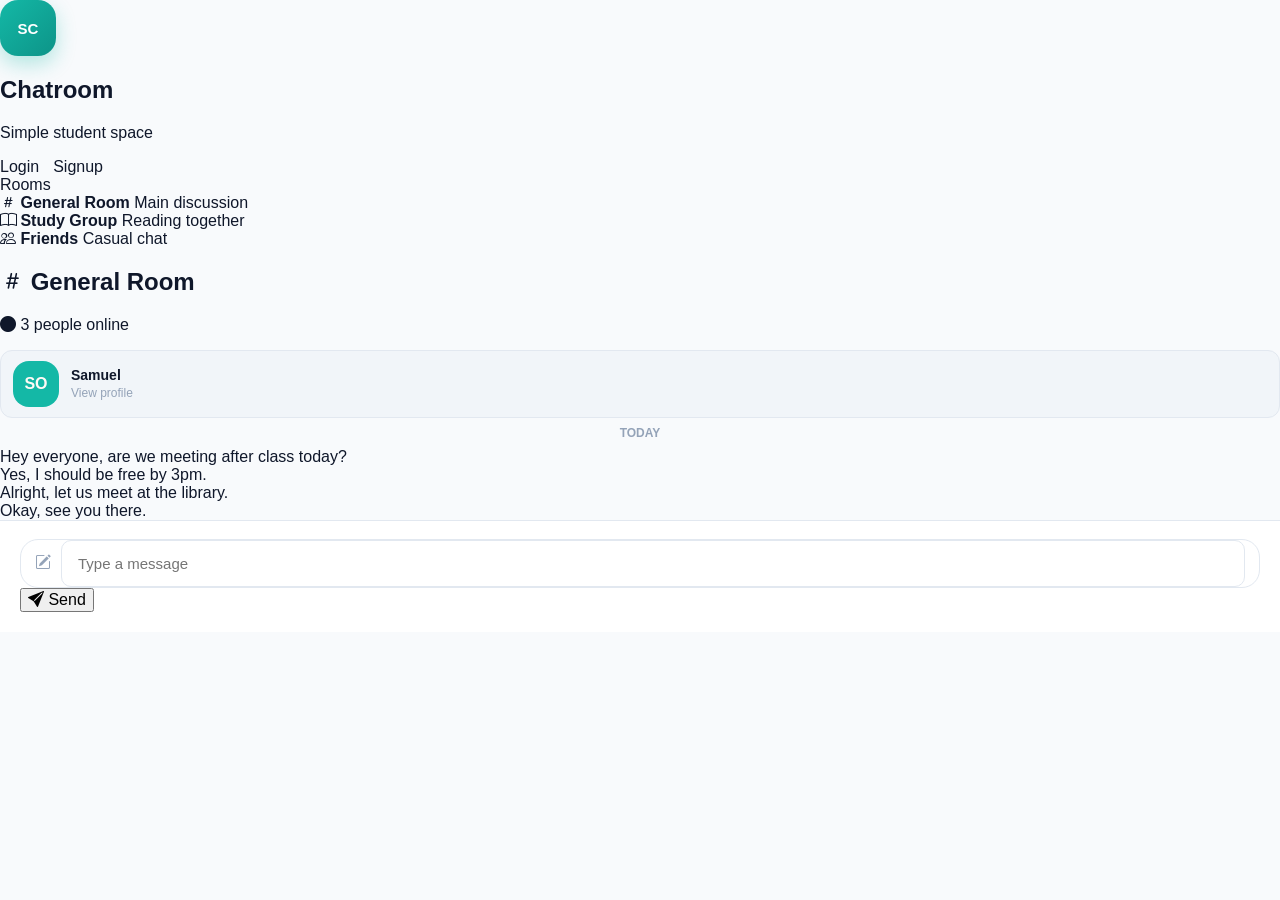
<file: php-chat-app/chat-theme/index.html>
<!DOCTYPE html>
<html lang="en">
<head>
  <meta charset="UTF-8">
  <meta name="viewport" content="width=device-width, initial-scale=1.0">
  <title>Simple Chatroom</title>
  <link rel="preconnect" href="https://fonts.googleapis.com">
  <link rel="preconnect" href="https://fonts.gstatic.com" crossorigin>
  <link href="https://fonts.googleapis.com/css2?family=Inter:wght@400;500;600;700&display=swap" rel="stylesheet">
  <link rel="stylesheet" href="https://cdn.jsdelivr.net/npm/bootstrap-icons@1.11.3/font/bootstrap-icons.min.css">
  <link rel="stylesheet" href="assets/css/styles.css">
</head>
<body>
  <div class="app">
    <div class="chatroom">
      <aside class="panel sidebar">
        <div class="sidebar-brand">
          <div class="brand-icon">SC</div>
          <div>
            <h1>Chatroom</h1>
            <p>Simple student space</p>
          </div>
        </div>
        <div class="sidebar-actions">
          <a class="sidebar-link" href="login.html">Login</a>
          <a class="sidebar-link" href="signup.html">Signup</a>
        </div>
        <div class="sidebar-label">Rooms</div>
        <div class="room-list">
          <div class="room active">
            <strong><i class="bi bi-hash"></i> General Room</strong>
            <span>Main discussion</span>
          </div>
          <div class="room">
            <strong><i class="bi bi-book"></i> Study Group</strong>
            <span>Reading together</span>
          </div>
          <div class="room">
            <strong><i class="bi bi-people"></i> Friends</strong>
            <span>Casual chat</span>
          </div>
        </div>
      </aside>

      <section class="panel main">
        <div class="chat-header">
          <div>
            <h2><i class="bi bi-hash"></i> General Room</h2>
            <p><i class="bi bi-circle-fill status-dot"></i> 3 people online</p>
          </div>
          <a class="header-profile" href="profile.html">
            <div class="header-avatar">SO</div>
            <div>
              <strong>Samuel</strong>
              <span>View profile</span>
            </div>
          </a>
        </div>

        <div class="messages">
          <div class="message-date">Today</div>
          <div class="message-row">
            <div class="message received">Hey everyone, are we meeting after class today?</div>
          </div>
          <div class="message-row sent-row">
            <div class="message sent">Yes, I should be free by 3pm.</div>
          </div>
          <div class="message-row">
            <div class="message received">Alright, let us meet at the library.</div>
          </div>
          <div class="message-row sent-row">
            <div class="message sent">Okay, see you there.</div>
          </div>
        </div>

        <div class="composer">
          <div class="input-wrap">
            <i class="bi bi-pencil-square"></i>
            <input type="text" placeholder="Type a message">
          </div>
          <button type="button"><i class="bi bi-send-fill"></i> Send</button>
        </div>
      </section>
    </div>
  </div>
</body>
</html>
</file>
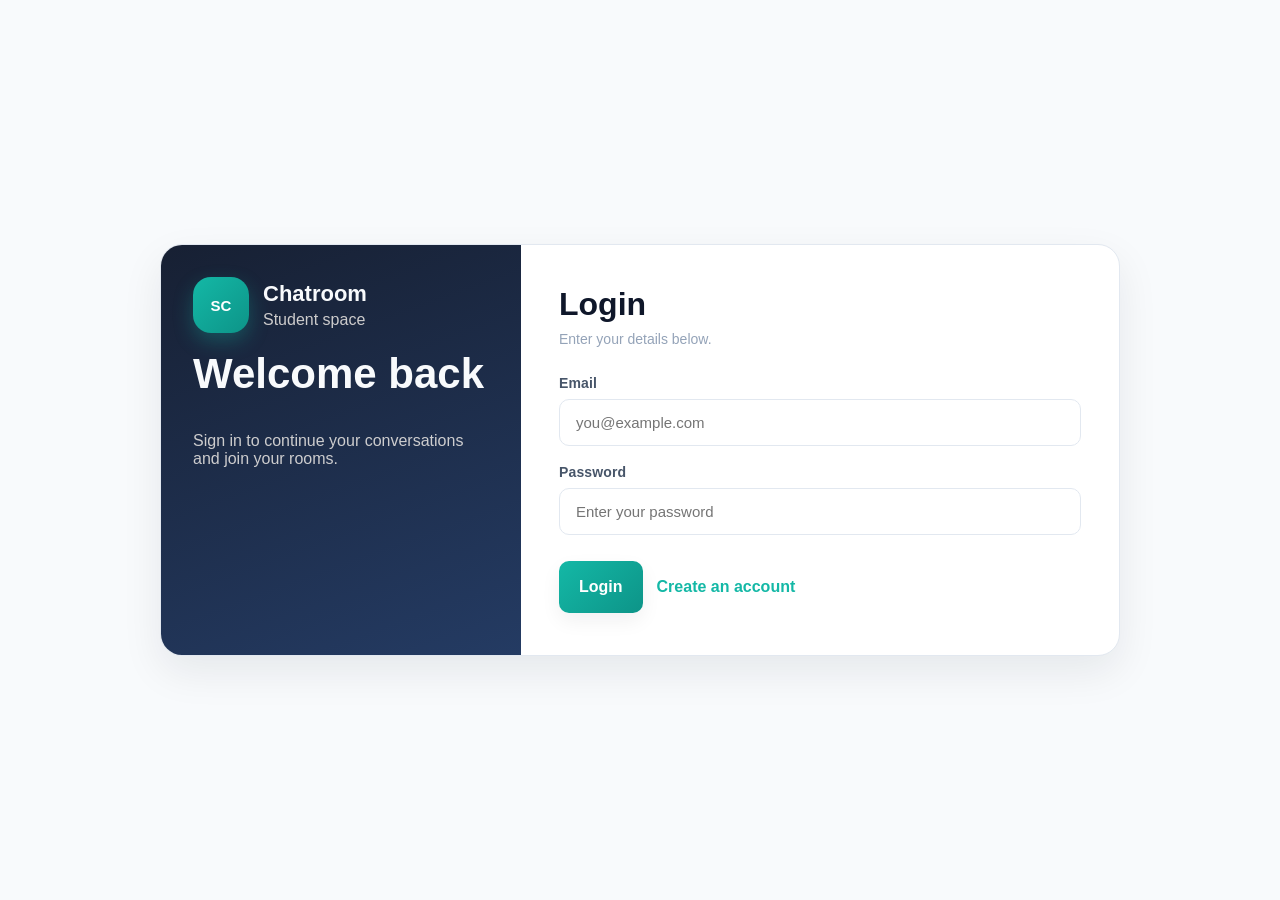
<file: php-chat-app/chat-theme/login.html>
<!DOCTYPE html>
<html lang="en">
<head>
  <meta charset="UTF-8">
  <meta name="viewport" content="width=device-width, initial-scale=1.0">
  <title>Login | Simple Chatroom</title>
  <link rel="preconnect" href="https://fonts.googleapis.com">
  <link rel="preconnect" href="https://fonts.gstatic.com" crossorigin>
  <link href="https://fonts.googleapis.com/css2?family=Inter:wght@400;500;600;700&display=swap" rel="stylesheet">
  <link rel="stylesheet" href="assets/css/styles.css">
</head>
<body>
  <main class="auth-page">
    <section class="auth-card">
      <aside class="auth-side">
        <div class="auth-brand">
          <div class="auth-brand-mark">SC</div>
          <div class="auth-brand-text">
            <strong>Chatroom</strong>
            <span>Student space</span>
          </div>
        </div>
        <h1>Welcome back</h1>
        <p>Sign in to continue your conversations and join your rooms.</p>
      </aside>

      <div class="auth-main">
        <h2>Login</h2>
        <p>Enter your details below.</p>

        <form class="auth-form">
          <div class="field">
            <label for="email">Email</label>
            <input id="email" type="email" placeholder="you@example.com">
          </div>
          <div class="field">
            <label for="password">Password</label>
            <input id="password" type="password" placeholder="Enter your password">
          </div>
          <div class="auth-actions">
            <a class="auth-button" href="index.html">Login</a>
            <a class="auth-link" href="signup.html">Create an account</a>
          </div>
        </form>
      </div>
    </section>
  </main>
</body>
</html>
</file>
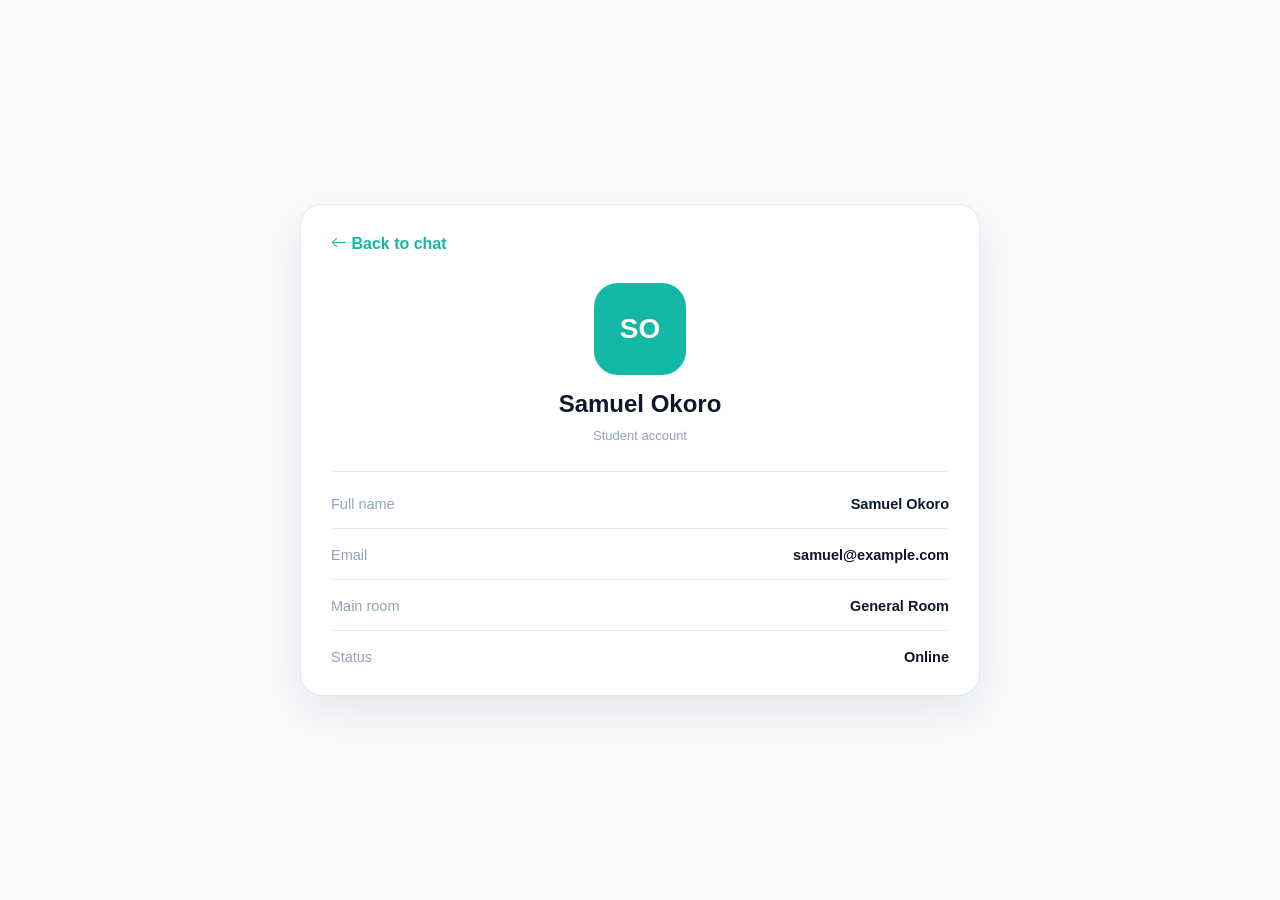
<file: php-chat-app/chat-theme/profile.html>
<!DOCTYPE html>
<html lang="en">
<head>
  <meta charset="UTF-8">
  <meta name="viewport" content="width=device-width, initial-scale=1.0">
  <title>Profile | Simple Chatroom</title>
  <link rel="preconnect" href="https://fonts.googleapis.com">
  <link rel="preconnect" href="https://fonts.gstatic.com" crossorigin>
  <link href="https://fonts.googleapis.com/css2?family=Inter:wght@400;500;600;700&display=swap" rel="stylesheet">
  <link rel="stylesheet" href="https://cdn.jsdelivr.net/npm/bootstrap-icons@1.11.3/font/bootstrap-icons.min.css">
  <link rel="stylesheet" href="assets/css/styles.css">
</head>
<body>
  <main class="auth-page">
    <section class="profile-card-page">
      <div class="profile-top">
        <a class="back-link" href="index.html"><i class="bi bi-arrow-left"></i> Back to chat</a>
      </div>

      <div class="profile-box">
        <div class="profile-avatar-large">SO</div>
        <h1>Samuel Okoro</h1>
        <p class="profile-subtitle">Student account</p>
      </div>

      <div class="profile-details">
        <div class="profile-detail">
          <span>Full name</span>
          <strong>Samuel Okoro</strong>
        </div>
        <div class="profile-detail">
          <span>Email</span>
          <strong>samuel@example.com</strong>
        </div>
        <div class="profile-detail">
          <span>Main room</span>
          <strong>General Room</strong>
        </div>
        <div class="profile-detail">
          <span>Status</span>
          <strong>Online</strong>
        </div>
      </div>
    </section>
  </main>
</body>
</html>
</file>
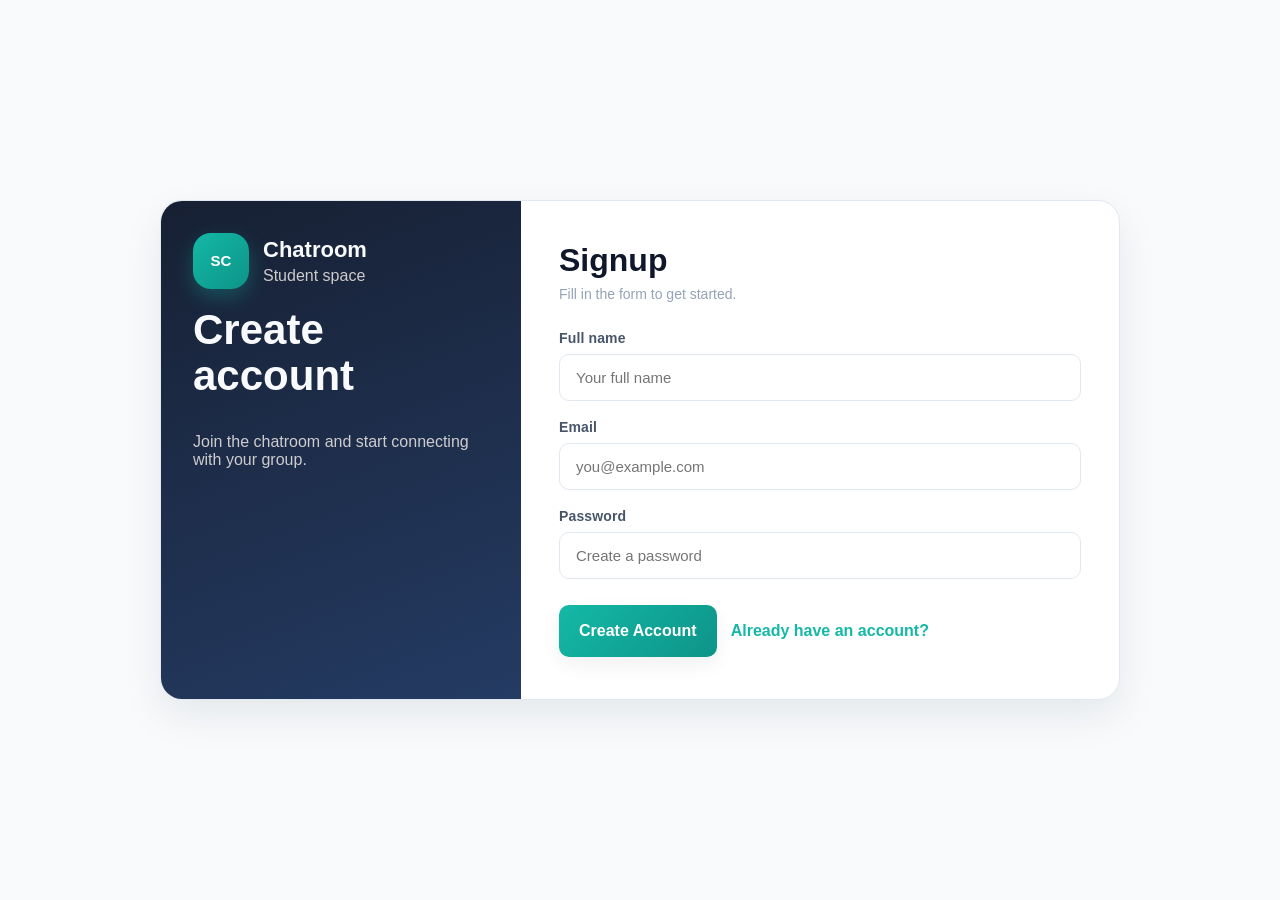
<file: php-chat-app/chat-theme/signup.html>
<!DOCTYPE html>
<html lang="en">
<head>
  <meta charset="UTF-8">
  <meta name="viewport" content="width=device-width, initial-scale=1.0">
  <title>Signup | Simple Chatroom</title>
  <link rel="preconnect" href="https://fonts.googleapis.com">
  <link rel="preconnect" href="https://fonts.gstatic.com" crossorigin>
  <link href="https://fonts.googleapis.com/css2?family=Inter:wght@400;500;600;700&display=swap" rel="stylesheet">
  <link rel="stylesheet" href="assets/css/styles.css">
</head>
<body>
  <main class="auth-page">
    <section class="auth-card">
      <aside class="auth-side">
        <div class="auth-brand">
          <div class="auth-brand-mark">SC</div>
          <div class="auth-brand-text">
            <strong>Chatroom</strong>
            <span>Student space</span>
          </div>
        </div>
        <h1>Create account</h1>
        <p>Join the chatroom and start connecting with your group.</p>
      </aside>

      <div class="auth-main">
        <h2>Signup</h2>
        <p>Fill in the form to get started.</p>

        <form class="auth-form">
          <div class="field">
            <label for="name">Full name</label>
            <input id="name" type="text" placeholder="Your full name">
          </div>
          <div class="field">
            <label for="signup-email">Email</label>
            <input id="signup-email" type="email" placeholder="you@example.com">
          </div>
          <div class="field">
            <label for="signup-password">Password</label>
            <input id="signup-password" type="password" placeholder="Create a password">
          </div>
          <div class="auth-actions">
            <a class="auth-button" href="index.html">Create Account</a>
            <a class="auth-link" href="login.html">Already have an account?</a>
          </div>
        </form>
      </div>
    </section>
  </main>
</body>
</html>
</file>
<file: php-chat-app/chat-theme/assets/css/styles.css>
:root {
  --bg: #f8fafc;
  --bg-soft: #f0f4f8;
  --surface: #ffffff;
  --surface-strong: #ffffff;
  --surface-muted: #f1f5f9;
  --border: #e2e8f0;
  --border-strong: #cbd5e1;
  --text: #0f172a;
  --text-soft: #475569;
  --text-faint: #94a3b8;
  --accent: #14b8a6;
  --accent-strong: #0d9488;
  --accent-soft: #ccfbf1;
  --accent-warm: #f59e0b;
  --danger: #dc2626;
  --danger-soft: #fee2e2;
  --success: #059669;
  --success-soft: #dcfce7;
  --shadow-sm: 0 2px 8px rgba(15, 23, 42, 0.04);
  --shadow-md: 0 8px 20px rgba(15, 23, 42, 0.06);
  --shadow-lg: 0 16px 40px rgba(15, 23, 42, 0.08);
  --radius-xl: 22px;
  --radius-lg: 16px;
  --radius-md: 12px;
  --radius-sm: 10px;
}

* {
  box-sizing: border-box;
}

html {
  min-height: 100%;
}

body {
  margin: 0;
  min-height: 100vh;
  font-family: "Plus Jakarta Sans", "Segoe UI", sans-serif;
  color: var(--text);
  background: var(--bg);
  transition: background-color 0.3s ease, color 0.3s ease;
}

body::before {
  content: none;
}

a {
  color: inherit;
  text-decoration: none;
}

button,
input,
select,
textarea {
  font: inherit;
}

.theme-dark {
  --bg: #020617;
  --bg-soft: #0f172a;
  --surface: #0f172a;
  --surface-strong: #1e293b;
  --surface-muted: #1e293b;
  --border: #334155;
  --border-strong: #475569;
  --text: #f1f5f9;
  --text-soft: #cbd5e1;
  --text-faint: #64748b;
  --accent-soft: rgba(20, 184, 166, 0.16);
  --shadow-sm: 0 2px 8px rgba(0, 0, 0, 0.12);
  --shadow-md: 0 8px 20px rgba(0, 0, 0, 0.16);
  --shadow-lg: 0 16px 40px rgba(0, 0, 0, 0.2);
}

.theme-toggle {
  position: fixed;
  right: 18px;
  bottom: 18px;
  z-index: 90;
  width: 44px;
  height: 44px;
  display: inline-flex;
  align-items: center;
  justify-content: center;
  border: 1px solid var(--border);
  border-radius: 50%;
  background: var(--surface);
  color: var(--text);
  box-shadow: var(--shadow-md);
  cursor: pointer;
}

.toast-stack {
  position: fixed;
  top: 18px;
  right: 18px;
  z-index: 60;
}

.toast {
  min-width: 260px;
  max-width: 360px;
  padding: 14px 16px;
  border-radius: 14px;
  border: 1px solid transparent;
  box-shadow: var(--shadow-md);
}

.toast-success {
  background: var(--success-soft);
  color: #1c5b40;
  border-color: rgba(45, 122, 87, 0.18);
}

.toast-error {
  background: var(--danger-soft);
  color: #8d352f;
  border-color: rgba(174, 75, 67, 0.2);
}

.alert {
  padding: 13px 14px;
  border-radius: 12px;
  border: 1px solid transparent;
  font-size: 14px;
}

.alert-success {
  background: var(--success-soft);
  color: #1f5e43;
  border-color: rgba(45, 122, 87, 0.18);
}

.alert-error {
  background: var(--danger-soft);
  color: #8d352f;
  border-color: rgba(174, 75, 67, 0.18);
}

.inline-link,
.auth-link,
.back-link,
.profile-cancel-link {
  color: var(--accent);
  font-weight: 600;
}

.auth-page {
  min-height: 100vh;
  display: grid;
  place-items: center;
  padding: 32px 18px;
}

.auth-card,
.profile-card-page,
.directory-shell,
.conversation-panel,
.profile-modal-card {
  background: var(--surface);
  border: 1px solid var(--border);
  box-shadow: var(--shadow-lg);
}

.auth-card {
  width: min(100%, 960px);
  display: grid;
  grid-template-columns: 360px 1fr;
  border-radius: var(--radius-xl);
  overflow: hidden;
}

.auth-side {
  padding: 32px;
  display: grid;
  align-content: start;
  gap: 18px;
  color: #f8fafc;
  background: linear-gradient(160deg, #172033 0%, #243b63 100%);
}

.auth-brand {
  display: flex;
  align-items: center;
  gap: 14px;
}

.auth-brand-mark,
.rail-mark,
.brand-icon {
  width: 56px;
  height: 56px;
  display: grid;
  place-items: center;
  border-radius: 18px;
  font-size: 15px;
  font-weight: 800;
  letter-spacing: 0;
  color: #ffffff;
  background: linear-gradient(135deg, var(--accent) 0%, var(--accent-strong) 100%);
  box-shadow: 0 8px 20px rgba(20, 184, 166, 0.3);
  transition: transform 0.2s ease, box-shadow 0.2s ease;
}

.auth-brand-mark:hover,
.rail-mark:hover {
  transform: translateY(-2px);
  box-shadow: 0 12px 24px rgba(20, 184, 166, 0.35);
}

.auth-brand-text strong,
.rail-brand h1 {
  display: block;
  margin: 0 0 4px;
  font-size: 22px;
}

.auth-brand-text span,
.auth-side p,
.rail-brand p,
.rail-user-card span,
.room-hero p,
.conversation-head p,
.directory-head p,
.admin-card-head p,
.profile-subtitle {
  color: rgba(255, 250, 243, 0.78);
}

.auth-side h1,
.auth-main h2,
.room-hero h2,
.directory-head h1,
.profile-box h1 {
  margin: 0;
  line-height: 1.1;
}

.auth-side h1 {
  font-size: 42px;
  line-height: 1.1;
}

.auth-main {
  padding: 42px 38px;
}

.auth-main h2 {
  font-size: 32px;
  color: var(--text);
  margin: 0 0 8px;
  font-weight: 600;
}

.auth-main > p {
  margin: 0 0 28px;
  color: var(--text-faint);
  font-size: 14px;
}

.auth-form,
.directory-filters,
.admin-grid,
.room-creation-form,
.profile-details,
.admin-list {
  display: grid;
  gap: 18px;
}

.field label {
  display: block;
  margin-bottom: 8px;
  color: var(--text-soft);
  font-size: 14px;
  font-weight: 600;
  letter-spacing: 0.01em;
}

.field input,
.field-select,
.field textarea,
.composer input,
.input-wrap-textarea textarea {
  width: 100%;
  padding: 14px 16px;
  border: 1px solid var(--border);
  border-radius: var(--radius-sm);
  outline: none;
  background: var(--surface);
  color: var(--text);
  transition: border-color 0.2s ease, box-shadow 0.2s ease, background 0.2s ease;
  font-size: 15px;
}

.field input:focus,
.field-select:focus,
.field textarea:focus,
.composer input:focus,
.input-wrap-textarea textarea:focus {
  border-color: var(--accent);
  box-shadow: 0 0 0 4px var(--accent-soft);
  background: var(--surface);
}

.field input:focus,
.field-select:focus,
.field textarea:focus,
.composer input:focus,
.input-wrap-textarea textarea:focus {
  border-color: var(--accent);
  box-shadow: 0 0 0 4px var(--accent-soft);
  background: #fff;
}

.field-error {
  display: block;
  margin-top: 8px;
  color: var(--danger);
  font-size: 13px;
}

.auth-actions,
.profile-actions,
.sidebar-actions,
.directory-actions,
.admin-actions,
.message-actions {
  display: flex;
  align-items: center;
  gap: 14px;
  flex-wrap: wrap;
  margin-top: 8px;
}

.auth-button,
.button-reset,
#composerSubmitButton {
  display: inline-flex;
  align-items: center;
  justify-content: center;
  gap: 10px;
  min-height: 52px;
  padding: 0 20px;
  border: 0;
  border-radius: var(--radius-sm);
  cursor: pointer;
  color: #ffffff;
  background: linear-gradient(135deg, var(--accent) 0%, var(--accent-strong) 100%);
  box-shadow: var(--shadow-md);
  flex-shrink: 0;
  font-weight: 600;
  transition: transform 0.15s ease, box-shadow 0.15s ease, filter 0.15s ease;
}

.auth-button:hover,
.button-reset:hover,
#composerSubmitButton:hover {
  transform: translateY(-1px);
  box-shadow: var(--shadow-lg);
  filter: brightness(1.03);
}

.auth-button:active,
.button-reset:active,
#composerSubmitButton:active {
  transform: translateY(0) scale(0.98);
}

.profile-card-page,
.directory-shell {
  width: min(100%, 1120px);
  border-radius: var(--radius-xl);
  padding: 30px;
}

.profile-card-page {
  width: min(100%, 700px);
}

.profile-top {
  margin-bottom: 26px;
}

.profile-box {
  text-align: center;
  padding: 12px 0 32px;
  border-bottom: 1px solid var(--border);
}

.profile-avatar-large,
.profile-avatar-image {
  width: 108px;
  height: 108px;
  margin: 0 auto 20px;
  border-radius: 28px;
}

.profile-avatar-large {
  display: grid;
  place-items: center;
  color: #fffaf4;
  font-size: 32px;
  font-weight: 700;
  background: linear-gradient(135deg, var(--accent) 0%, var(--accent-strong) 100%);
}

.profile-subtitle {
  margin: 12px 0 0;
  color: var(--text-faint);
  font-size: 13px;
}

.profile-headline {
  margin: 12px auto 0;
  max-width: 52ch;
  color: var(--text-soft);
  line-height: 1.6;
  font-size: 14.5px;
}

.profile-inline-actions {
  display: flex;
  flex-wrap: wrap;
  justify-content: center;
  gap: 12px;
  margin-top: 22px;
}

.profile-edit-trigger,
.directory-role,
.pill,
.room-scope {
  display: inline-flex;
  align-items: center;
  justify-content: center;
  gap: 8px;
  min-height: 38px;
  padding: 0 14px;
  border-radius: 999px;
  background: var(--accent-soft);
  color: var(--accent);
  font-size: 12px;
  font-weight: 600;
  letter-spacing: 0;
  text-transform: uppercase;
  transition: background-color 0.2s ease, color 0.2s ease;
}

.profile-edit-trigger:hover,
.pill:hover {
  background: var(--accent);
  color: #ffffff;
}

.profile-details {
  padding-top: 24px;
}

.profile-card-page {
  width: min(100%, 680px);
}

.profile-top {
  margin-bottom: 22px;
}

.profile-box {
  text-align: center;
  padding: 8px 0 28px;
  border-bottom: 1px solid var(--border);
}

.profile-avatar-large,
.profile-avatar-image {
  width: 92px;
  height: 92px;
  margin: 0 auto 16px;
  border-radius: 24px;
}

.profile-avatar-large {
  display: grid;
  place-items: center;
  color: #fffaf4;
  font-size: 28px;
  font-weight: 700;
  background: linear-gradient(135deg, var(--accent) 0%, #14b8a6 100%);
}

.profile-avatar-image {
  display: block;
  object-fit: cover;
  border: 4px solid rgba(255, 255, 255, 0.7);
  box-shadow: var(--shadow-md);
}

.profile-subtitle {
  margin: 10px 0 0;
  color: var(--text-faint);
}

.profile-headline {
  margin: 10px auto 0;
  max-width: 48ch;
  color: var(--text-soft);
  line-height: 1.5;
}

.profile-inline-actions {
  display: flex;
  flex-wrap: wrap;
  justify-content: center;
  gap: 10px;
  margin-top: 18px;
}

.profile-edit-trigger,
.directory-role,
.pill,
.room-scope {
  display: inline-flex;
  align-items: center;
  justify-content: center;
  gap: 8px;
  min-height: 36px;
  padding: 0 12px;
  border-radius: 999px;
  background: var(--accent-soft);
  color: var(--accent);
  font-size: 12px;
  font-weight: 700;
  letter-spacing: 0;
  text-transform: uppercase;
}

.profile-details {
  padding-top: 24px;
}

.profile-bio-card {
  margin-top: 22px;
  padding: 16px;
  border: 1px solid var(--border);
  border-radius: var(--radius-md);
  background: var(--surface-muted);
}

.profile-bio-card strong {
  display: block;
  margin-bottom: 8px;
  color: var(--text);
}

.profile-bio-card p {
  margin: 0;
  color: var(--text-soft);
  line-height: 1.6;
}

.profile-detail {
  display: flex;
  align-items: center;
  justify-content: space-between;
  gap: 16px;
  padding-bottom: 16px;
  border-bottom: 1px solid var(--border);
  font-size: 14.5px;
}

.profile-detail:last-child {
  border-bottom: 0;
  padding-bottom: 0;
}

.profile-detail span {
  color: var(--text-faint);
  font-weight: 500;
}

.profile-detail strong {
  font-weight: 600;
  color: var(--text);
}

.logout-form {
  margin-top: 26px;
}

.profile-modal {
  position: fixed;
  inset: 0;
  z-index: 70;
  display: none;
  align-items: center;
  justify-content: center;
  padding: 24px 18px;
}

.profile-modal:target,
.profile-modal.is-open {
  display: flex;
}

.profile-modal-backdrop {
  position: absolute;
  inset: 0;
  background: rgba(40, 33, 24, 0.32);
  backdrop-filter: blur(8px);
}

.profile-modal-card {
  position: relative;
  width: min(100%, 620px);
  max-height: calc(100vh - 48px);
  overflow: auto;
  border-radius: 24px;
  padding: 26px;
}

.profile-modal-header {
  display: flex;
  align-items: flex-start;
  justify-content: space-between;
  gap: 16px;
  margin-bottom: 22px;
}

.profile-modal-header h2 {
  margin: 6px 0 0;
  font-size: 28px;
}

.profile-modal-kicker,
.rail-section-title,
.room-eyebrow {
  font-size: 12px;
  font-weight: 700;
  letter-spacing: 0;
  text-transform: uppercase;
  color: var(--text-faint);
}

.profile-modal-close,
.message-action-button,
.rail-user-shortcut {
  width: 40px;
  height: 40px;
  display: inline-flex;
  align-items: center;
  justify-content: center;
  border-radius: 12px;
  border: 1px solid var(--border);
  background: rgba(255, 255, 255, 0.7);
  color: var(--text-soft);
}

.directory-page {
  min-height: 100vh;
  padding: 28px 18px;
}

.directory-head,
.admin-card-head,
.room-hero,
.conversation-head,
.rail-room-top,
.directory-card-top {
  display: flex;
  align-items: flex-start;
  justify-content: space-between;
  gap: 16px;
}

.directory-head {
  margin-bottom: 24px;
}

.directory-head p,
.admin-card-head p,
.conversation-head p {
  margin: 8px 0 0;
  color: var(--text-faint);
}

.directory-filters {
  grid-template-columns: minmax(0, 1.4fr) 220px auto;
  align-items: end;
  margin-bottom: 24px;
}

.directory-grid {
  display: grid;
  grid-template-columns: repeat(auto-fit, minmax(240px, 1fr));
  gap: 16px;
}

.directory-card,
.admin-card,
.room-creation-card,
.hero-stat {
  padding: 18px;
  border-radius: var(--radius-md);
  background: #ffffff;
  border: 1px solid var(--border);
}

.directory-card p {
  margin: 10px 0 14px;
  color: var(--text-soft);
}

.directory-headline {
  padding-top: 10px;
  border-top: 1px solid var(--border);
  line-height: 1.5;
}

.directory-meta {
  display: flex;
  align-items: center;
  gap: 10px;
  flex-wrap: wrap;
  color: var(--text-faint);
  font-size: 13px;
}

.directory-chat-form {
  margin-top: 16px;
}

.directory-chat-form .auth-button {
  width: 100%;
}

.admin-card-head {
  margin-bottom: 18px;
}

.admin-user-title {
  display: flex;
  align-items: center;
  gap: 10px;
  flex-wrap: wrap;
}

.admin-switch {
  display: inline-flex;
  align-items: center;
  gap: 8px;
  color: var(--text-soft);
  font-size: 14px;
}

.admin-grid {
  grid-template-columns: repeat(2, minmax(0, 1fr));
}

.field-span-2 {
  grid-column: 1 / -1;
}

.admin-page {
  min-height: 100vh;
  padding: 22px;
}

.admin-layout {
  width: min(100%, 1280px);
  margin: 0 auto;
  display: grid;
  grid-template-columns: 280px minmax(0, 1fr);
  gap: 20px;
  align-items: start;
}

.admin-sidebar,
.admin-main,
.admin-panel,
.admin-stat-card {
  background: var(--surface);
  border: 1px solid var(--border);
  box-shadow: var(--shadow-sm);
}

.admin-sidebar {
  position: sticky;
  top: 24px;
  min-height: calc(100vh - 48px);
  display: grid;
  grid-template-rows: auto 1fr auto;
  gap: 20px;
  padding: 20px;
  border-radius: var(--radius-lg);
  background: #0f172a;
  color: #f8fafc;
}

.admin-sidebar-link {
  display: flex;
  align-items: center;
  gap: 12px;
  min-height: 48px;
  padding: 0 14px;
  border-radius: var(--radius-md);
  color: #cbd5e1;
  font-weight: 600;
  transition: background-color 0.15s ease, color 0.15s ease;
}

.admin-sidebar-link:hover,
.admin-sidebar-link.is-active {
  background: rgba(255, 255, 255, 0.1);
  color: #ffffff;
}

.admin-sidebar-link.is-active {
  background: var(--accent-soft);
  color: var(--accent);
  border-left: 3px solid var(--accent);
}

.admin-sidebar .auth-button,
.chat-rail .auth-button {
  background: #ffffff;
  color: #0f172a;
  box-shadow: none;
}

.admin-sidebar,
.admin-main,
.admin-panel,
.admin-stat-card {
  background: var(--surface);
  border: 1px solid var(--border);
  box-shadow: var(--shadow-md);
}

.admin-sidebar {
  position: sticky;
  top: 22px;
  min-height: calc(100vh - 44px);
  display: grid;
  grid-template-rows: auto 1fr auto;
  gap: 18px;
  padding: 18px;
  border-radius: var(--radius-lg);
  background: #111827;
  color: #f8fafc;
}

.admin-sidebar-brand {
  display: flex;
  align-items: center;
  gap: 12px;
}

.admin-sidebar-brand strong {
  display: block;
}

.admin-sidebar strong,
.chat-rail strong,
.chat-rail h1,
.chat-rail h3 {
  color: #f8fafc;
}

.admin-sidebar-brand span,
.chat-rail .field label,
.chat-rail .rail-section-title {
  color: #94a3b8;
}

.admin-sidebar-brand span,
.admin-page-head p,
.admin-panel-head p,
.admin-message-item span,
.admin-room-row span,
.admin-chat-meta span,
.admin-chat-actions span {
  color: var(--text-faint);
  font-size: 13px;
}

.admin-sidebar .admin-sidebar-brand span {
  color: #94a3b8;
}

.admin-sidebar-nav,
.admin-sidebar-actions,
.admin-main,
.admin-message-list,
.admin-room-list,
.admin-chat-review-list {
  display: grid;
  gap: 12px;
}

.admin-sidebar-link {
  display: flex;
  align-items: center;
  gap: 10px;
  min-height: 44px;
  padding: 0 12px;
  border-radius: var(--radius-sm);
  color: #cbd5e1;
  font-weight: 700;
}

.admin-sidebar-link:hover,
.admin-sidebar-link.is-active {
  background: rgba(255, 255, 255, 0.1);
  color: #ffffff;
}

.admin-sidebar .auth-button,
.chat-rail .auth-button {
  background: #ffffff;
  color: #0f172a;
  box-shadow: none;
}

.admin-main {
  padding: 22px;
  border-radius: var(--radius-lg);
}

.admin-page-head,
.admin-panel-head,
.admin-chat-meta,
.admin-chat-actions {
  display: flex;
  align-items: flex-start;
  justify-content: space-between;
  gap: 16px;
}

.admin-page-head h1,
.admin-panel-head h2 {
  margin: 0;
}

.admin-page-head p,
.admin-panel-head p {
  margin: 8px 0 0;
}

.admin-kicker {
  display: inline-flex;
  margin-bottom: 8px;
  color: var(--accent);
  font-size: 12px;
  font-weight: 800;
  text-transform: uppercase;
  letter-spacing: 0;
}

.admin-stat-grid {
  display: grid;
  grid-template-columns: repeat(4, minmax(0, 1fr));
  gap: 16px;
}

.admin-stat-card {
  padding: 20px;
  border-radius: var(--radius-md);
  background: var(--surface);
  border: 1px solid var(--border);
  box-shadow: var(--shadow-sm);
  transition: box-shadow 0.2s ease;
}

.admin-stat-card:hover {
  box-shadow: var(--shadow-md);
}

.admin-stat-card span {
  display: block;
  color: var(--text-faint);
  font-weight: 600;
  font-size: 12px;
  letter-spacing: 0.03em;
  text-transform: uppercase;
}

.admin-stat-card strong {
  display: block;
  margin-top: 12px;
  font-size: 32px;
  font-weight: 700;
  color: var(--text);
}

.admin-stat-card.danger {
  background: var(--danger-soft);
  border-color: rgba(174, 75, 67, 0.18);
}

.admin-two-column {
  display: grid;
  grid-template-columns: minmax(0, 1.25fr) minmax(280px, 0.75fr);
  gap: 14px;
}

.admin-panel {
  padding: 20px;
  border-radius: var(--radius-md);
  background: var(--surface);
  border: 1px solid var(--border);
  box-shadow: var(--shadow-sm);
}

.admin-text-link {
  color: var(--accent);
  font-weight: 800;
}

.admin-message-item,
.admin-room-row,
.admin-chat-review-item {
  padding: 16px;
  border: 1px solid var(--border);
  border-radius: var(--radius-md);
  background: var(--surface);
  transition: border-color 0.2s ease, box-shadow 0.2s ease;
}

.admin-message-item:hover,
.admin-room-row:hover,
.admin-chat-review-item:hover {
  border-color: var(--accent-soft);
  box-shadow: var(--shadow-sm);
}

.admin-message-item p,
.admin-chat-review-item p {
  margin: 10px 0 0;
  color: var(--text-soft);
  line-height: 1.55;
}

.admin-room-row {
  display: flex;
  align-items: center;
  justify-content: space-between;
  gap: 14px;
}

.admin-room-row b {
  min-width: 34px;
  min-height: 34px;
  display: grid;
  place-items: center;
  border-radius: 999px;
  background: var(--accent-soft);
  color: var(--accent-strong);
}

.admin-create-form,
.admin-filter-bar,
.admin-user-filter,
.admin-broadcast-form {
  display: grid;
  gap: 14px;
  align-items: end;
}

.admin-create-form {
  grid-template-columns: repeat(5, minmax(0, 1fr)) auto;
}

.admin-filter-bar {
  grid-template-columns: minmax(240px, 360px) auto;
}

.admin-user-filter {
  grid-template-columns: minmax(220px, 1fr) 180px 180px auto;
}

.admin-broadcast-form {
  grid-template-columns: 220px minmax(0, 1fr) auto;
}

.admin-account-state {
  display: inline-flex;
  align-items: center;
}

.admin-state-pill {
  padding: 8px 14px;
  border-radius: 999px;
  background: var(--success-soft);
  color: var(--success);
  font-weight: 600;
  font-size: 12px;
  letter-spacing: 0.02em;
}

.admin-toggle-button {
  min-height: 44px;
  display: inline-flex;
  align-items: center;
  gap: 12px;
  padding: 0 16px;
  border: 0;
  border-radius: 999px;
  color: #fff;
  cursor: pointer;
  font-weight: 600;
  transition: transform 0.15s ease, box-shadow 0.15s ease;
}

.admin-toggle-button:hover {
  transform: translateY(-1px);
}

.admin-toggle-button span {
  width: 24px;
  height: 24px;
  display: inline-block;
  border-radius: 999px;
  background: rgba(255, 255, 255, 0.9);
}

.admin-toggle-button.danger {
  background: linear-gradient(135deg, #dc2626, #ea580c);
  box-shadow: 0 8px 16px rgba(220, 38, 38, 0.2);
}

.admin-toggle-button.danger:hover {
  filter: brightness(0.95);
  transform: translateY(-1px) scale(1.01);
}

.admin-toggle-button.unban {
  background: var(--success);
}

.admin-moderation-button {
  min-height: 40px;
  padding: 0 14px;
  border: 0;
  border-radius: 999px;
  color: #fff;
  background: var(--accent);
  cursor: pointer;
  font-weight: 600;
  transition: transform 0.15s ease, box-shadow 0.15s ease;
}

.admin-moderation-button:hover {
  transform: translateY(-1px);
  box-shadow: var(--shadow-md);
}

.admin-state-pill.is-banned,
.admin-chat-review-item.is-banned {
  background: var(--danger-soft);
  border-color: rgba(174, 75, 67, 0.18);
}

.admin-state-pill.is-banned {
  color: var(--danger);
}

.admin-ban-action-form {
  margin-top: -14px;
  display: flex;
  justify-content: flex-end;
}

.admin-toggle-button {
  min-height: 42px;
  display: inline-flex;
  align-items: center;
  gap: 10px;
  padding: 0 14px;
  border: 0;
  border-radius: 999px;
  color: #fff;
  cursor: pointer;
  font-weight: 800;
}

.admin-toggle-button span {
  width: 22px;
  height: 22px;
  display: inline-block;
  border-radius: 999px;
  background: rgba(255, 255, 255, 0.9);
}

.admin-toggle-button.ban {
  background: var(--danger);
}

.admin-toggle-button.unban {
  background: var(--success);
}

.admin-toggle-button.small {
  min-height: 36px;
  padding: 0 12px;
}

.admin-toggle-button.small span {
  width: 18px;
  height: 18px;
}

.admin-chat-tags {
  display: flex;
  flex-wrap: wrap;
  justify-content: flex-end;
  gap: 8px;
}

.admin-chat-tags span {
  padding: 6px 10px;
  border-radius: 999px;
  background: var(--surface-muted);
  color: var(--text-soft);
  font-weight: 700;
}

.admin-moderation-button {
  min-height: 36px;
  padding: 0 12px;
  border: 0;
  border-radius: 999px;
  color: #fff;
  background: var(--accent);
  cursor: pointer;
  font-weight: 800;
}

.admin-moderation-button.danger {
  background: var(--danger);
}

.admin-moderation-button.success {
  background: var(--success);
}

.admin-report-list,
.admin-audit-list {
  display: grid;
  gap: 10px;
}

.admin-report-item,
.admin-audit-item {
  padding: 12px;
  border: 1px solid var(--border);
  border-radius: var(--radius-sm);
  background: #ffffff;
}

.admin-report-item.is-banned {
  background: var(--danger-soft);
  border-color: rgba(174, 75, 67, 0.18);
}

.admin-report-item span,
.admin-audit-item span {
  display: block;
  margin-top: 5px;
  color: var(--text-faint);
  font-size: 13px;
}

.admin-report-item p {
  margin: 10px 0 0;
  color: var(--text-soft);
}

.admin-chat-review-item.is-flagged {
  border-color: rgba(245, 158, 11, 0.42);
  box-shadow: 0 0 0 3px rgba(245, 158, 11, 0.1);
}

.admin-risk-tag {
  background: #fff3dc !important;
  color: #925d12 !important;
}

.admin-flagged-terms {
  display: flex;
  flex-wrap: wrap;
  gap: 8px;
  margin-top: 12px;
}

.admin-flagged-terms span {
  padding: 6px 10px;
  border-radius: 999px;
  background: #fff3dc;
  color: #925d12;
  font-size: 12px;
  font-weight: 800;
}

.admin-chat-action-row {
  display: flex;
  flex-wrap: wrap;
  justify-content: flex-end;
  gap: 8px;
}

.admin-empty {
  margin: 0;
  color: var(--text-faint);
}

.chat-shell {
  height: 100vh;
  display: grid;
  grid-template-columns: 300px 1fr 320px;
  gap: 16px;
  padding: 16px;
  overflow: hidden;
}

.chat-main {
  height: 100%;
  display: flex;
  flex-direction: column;
  min-width: 0;
  overflow: hidden;
}

.chat-main .conversation-feed {
  flex: 1;
  overflow-y: auto;
  display: grid;
  align-content: start;
  gap: 24px;
  padding: 24px;
  background: var(--bg-soft);
  scroll-behavior: smooth;
}

.chat-main .composer {
  flex-shrink: 0;
  padding: 16px 20px;
  border-top: 1px solid var(--border);
  background: var(--surface);
}

.chat-info {
  height: 100%;
  overflow: hidden;
  display: flex;
  flex-direction: column;
}

.info-panel {
  height: 100%;
  display: flex;
  flex-direction: column;
  overflow-y: auto;
  padding: 16px;
  gap: 20px;
}

.chat-info .room-hero {
  padding: 18px;
  border-radius: var(--radius-lg);
  background: var(--surface);
  border: 1px solid var(--border);
  box-shadow: var(--shadow-sm);
}

.chat-info .room-hero h2 {
  font-size: 18px;
  margin-bottom: 6px;
  line-height: 1.3;
}

.chat-info .room-hero p {
  font-size: 12px;
  line-height: 1.5;
  margin-bottom: 0;
}

.chat-info .room-hero-stats {
  gap: 10px;
  margin-top: 14px;
}

.chat-info .hero-stat span {
  font-size: 11px;
  margin-bottom: 4px;
}

.chat-info .hero-stat strong {
  font-size: 13px;
}

.online-users-section {
  background: var(--surface);
  border: 1px solid var(--border);
  border-radius: var(--radius-lg);
  padding: 18px;
  box-shadow: var(--shadow-sm);
}

.online-users-section h3 {
  margin: 0 0 14px;
  font-size: 14px;
  font-weight: 600;
  color: var(--text-soft);
  display: flex;
  align-items: center;
  gap: 8px;
}

.online-users-list {
  display: flex;
  flex-direction: column;
  gap: 10px;
  max-height: 400px;
  overflow-y: auto;
}

.online-user-item {
  display: flex;
  align-items: center;
  gap: 10px;
  padding: 8px;
  border-radius: var(--radius-md);
  background: var(--surface-muted);
  transition: background-color 0.15s ease;
}

.online-user-item:hover {
  background: var(--accent-soft);
}

.online-user-avatar,
.online-user-avatar-fallback {
  width: 36px;
  height: 36px;
  border-radius: 12px;
  object-fit: cover;
  flex-shrink: 0;
}

.online-user-avatar-fallback {
  display: grid;
  place-items: center;
  color: #fff;
  font-size: 12px;
  font-weight: 700;
  background: linear-gradient(135deg, var(--accent), var(--accent-strong));
}

.online-user-info {
  flex: 1;
  min-width: 0;
  display: flex;
  flex-direction: column;
  gap: 2px;
}

.online-user-info strong {
  font-size: 13px;
  font-weight: 600;
  color: var(--text);
  overflow: hidden;
  text-overflow: ellipsis;
  white-space: nowrap;
}

.online-user-info span {
  font-size: 11px;
  color: var(--text-faint);
}

.presence-dot.online {
  width: 10px;
  height: 10px;
  border-radius: 50%;
  background: var(--accent);
  box-shadow: 0 0 0 3px var(--accent-soft);
  flex-shrink: 0;
}

.no-users-text {
  color: var(--text-faint);
  font-size: 13px;
  text-align: center;
  padding: 12px 0;
  font-style: italic;
}


.rail-brand .rail-mark {
  width: 44px;
  height: 44px;
  border-radius: 16px;
}

.rail-brand h1 {
  font-size: 20px;
  margin-bottom: 2px;
}

.rail-user-card {
  display: flex;
  align-items: center;
  gap: 12px;
  padding: 12px;
  border-radius: var(--radius-md);
  background: rgba(255, 255, 255, 0.06);
  border: 1px solid rgba(255, 255, 255, 0.08);
}

.rail-user-card strong {
  font-size: 14px;
}

.rail-user-avatar,
.rail-user-avatar-fallback {
  width: 40px;
  height: 40px;
  border-radius: 14px;
}

.rail-nav {
  display: grid;
  gap: 8px;
  padding: 8px;
  border-radius: var(--radius-md);
  background: rgba(255, 255, 255, 0.06);
  border: 1px solid rgba(255, 255, 255, 0.08);
}

.rail-link,
.rail-link-button {
  display: inline-flex;
  align-items: center;
  justify-content: center;
  min-height: 44px;
  padding: 0 10px;
  border: 0;
  border-radius: var(--radius-sm);
  background: transparent;
  color: #cbd5e1;
  cursor: pointer;
  transition: background-color 0.15s ease, color 0.15s ease;
}

.rail-link:hover,
.rail-link-button:hover {
  background: rgba(255, 255, 255, 0.1);
  color: #ffffff;
}

.chat-rail {
  position: sticky;
  top: 14px;
  height: calc(100vh - 28px);
  min-height: 0;
  display: grid;
  grid-template-rows: auto auto auto auto 1fr;
  gap: 12px;
  padding: 16px;
  border-radius: var(--radius-lg);
  background: #111827;
  border: 1px solid var(--border);
  box-shadow: var(--shadow-md);
  overflow: hidden;
  color: #f8fafc;
}

.rail-brand {
  display: flex;
  align-items: center;
  gap: 10px;
}

.rail-brand .rail-mark {
  width: 40px;
  height: 40px;
  border-radius: 14px;
}

.rail-brand h1 {
  font-size: 18px;
  margin-bottom: 2px;
}

.rail-brand p {
  font-size: 12px;
}

.rail-brand p,
.rail-user-card span {
  margin: 0;
  color: #94a3b8;
}

.rail-user-card {
  display: flex;
  align-items: center;
  gap: 10px;
  padding: 10px;
  border-radius: var(--radius-md);
  background: rgba(255, 255, 255, 0.08);
  border: 1px solid rgba(255, 255, 255, 0.1);
}

.rail-user-card strong {
  font-size: 13px;
}

.rail-user-card span {
  font-size: 12px;
}

.rail-user-copy {
  min-width: 0;
  flex: 1;
}

.rail-user-avatar,
.rail-user-avatar-fallback,
.header-avatar,
.header-avatar-image,
.message-avatar,
.message-avatar-image {
  width: 46px;
  height: 46px;
  border-radius: 16px;
}

.rail-user-avatar,
.rail-user-avatar-fallback {
  width: 38px;
  height: 38px;
  border-radius: 13px;
}

.rail-user-avatar,
.header-avatar-image,
.message-avatar-image {
  object-fit: cover;
}

.rail-user-avatar-fallback,
.header-avatar,
.message-avatar {
  display: grid;
  place-items: center;
  color: #fffaf5;
  font-weight: 700;
  background: linear-gradient(135deg, var(--accent) 0%, #14b8a6 100%);
}

.rail-nav {
  display: grid;
  gap: 6px;
  padding: 6px;
  border-radius: var(--radius-md);
  background: rgba(255, 255, 255, 0.08);
  border: 1px solid rgba(255, 255, 255, 0.1);
}

.rail-nav-compact {
  grid-template-columns: repeat(4, minmax(0, 1fr));
}

.rail-link,
.rail-link-button {
  display: inline-flex;
  align-items: center;
  justify-content: center;
  min-height: 36px;
  padding: 0 8px;
  border: 0;
  border-radius: var(--radius-sm);
  background: transparent;
  color: #cbd5e1;
  cursor: pointer;
}

.rail-link:hover,
.rail-link-button:hover {
  background: rgba(255, 255, 255, 0.12);
  color: #ffffff;
}

.rail-nav-compact span {
  display: none;
}

.rail-section-title {
  margin-top: 2px;
  font-size: 11px;
  line-height: 1.2;
}

.rail-room-stack {
  display: grid;
  gap: 10px;
}

.rail-room-stack-scroll {
  overflow-y: auto;
  padding-right: 4px;
}

.rail-room-card {
  display: grid;
  grid-template-columns: 4px minmax(0, 1fr);
  gap: 12px;
  padding: 12px;
  border-radius: var(--radius-md);
  background: rgba(255, 255, 255, 0.06);
  border: 1px solid transparent;
  transition: transform 0.2s ease, border-color 0.2s ease, background 0.2s ease;
}

.rail-room-card:hover {
  transform: translateY(-2px);
  border-color: rgba(255, 255, 255, 0.14);
  box-shadow: var(--shadow-sm);
}

.rail-room-card.is-active {
  background: rgba(20, 184, 166, 0.15);
  border-color: var(--accent);
  box-shadow: 0 0 0 1px var(--accent-soft);
}

.rail-room-card.has-unread {
  border-color: var(--accent);
  background: rgba(20, 184, 166, 0.12);
}

.rail-room-accent {
  border-radius: 999px;
  background: var(--room-accent);
  box-shadow: 0 0 0 2px rgba(255, 255, 255, 0.1);
}

.rail-room-top strong {
  font-size: 14px;
  font-weight: 600;
}

.room-preview {
  margin: 0;
  color: var(--text-faint);
  font-size: 12px;
  line-height: 1.5;
  display: -webkit-box;
  overflow: hidden;
  -webkit-box-orient: vertical;
  -webkit-line-clamp: 1;
}

.rail-room-meta {
  display: flex;
  align-items: center;
  justify-content: space-between;
  gap: 10px;
  margin-top: 6px;
  color: var(--text-faint);
  font-size: 11px;
}

.rail-room-stack-scroll {
  overflow-y: auto;
  padding-right: 2px;
}

.rail-room-card {
  display: grid;
  grid-template-columns: 4px minmax(0, 1fr);
  gap: 10px;
  padding: 10px;
  border-radius: var(--radius-md);
  background: rgba(255, 255, 255, 0.08);
  border: 1px solid transparent;
  transition: transform 0.2s ease, border-color 0.2s ease, background 0.2s ease;
}

.rail-room-card:hover {
  transform: translateY(-2px);
  border-color: rgba(255, 255, 255, 0.14);
  box-shadow: var(--shadow-sm);
}

.rail-room-card.is-active {
  background: rgba(20, 184, 166, 0.15);
  border-color: var(--accent);
  box-shadow: 0 0 0 1px var(--accent-soft);
}

.rail-room-card.has-unread {
  border-color: var(--accent);
  background: rgba(20, 184, 166, 0.12);
}

.rail-room-accent {
  border-radius: 999px;
  background: var(--room-accent);
}

.rail-room-body {
  min-width: 0;
}

.rail-room-top strong {
  font-size: 14px;
  font-weight: 600;
}

.room-preview {
  margin: 0;
  color: var(--text-faint);
  font-size: 12px;
  line-height: 1.5;
  display: -webkit-box;
  overflow: hidden;
  -webkit-box-orient: vertical;
  -webkit-line-clamp: 1;
}

.rail-room-meta {
  display: flex;
  align-items: center;
  justify-content: space-between;
  gap: 10px;
  margin-top: 6px;
  color: var(--text-faint);
  font-size: 11px;
}

.chat-rail .room-creation-card {
  padding: 12px;
  border-radius: var(--radius-md);
  background: rgba(255, 255, 255, 0.08);
  border-color: rgba(255, 255, 255, 0.1);
}

.chat-rail .room-creation-form {
  gap: 10px;
}

.chat-rail .field label {
  font-size: 12px;
}

.chat-rail .field-select,
.chat-rail .auth-button {
  min-height: 38px;
  padding: 9px 10px;
  border-radius: 10px;
  font-size: 12px;
}

.unread-badge {
  min-width: 24px;
  height: 24px;
  display: inline-flex;
  align-items: center;
  justify-content: center;
  padding: 0 8px;
  border-radius: 999px;
  color: #ffffff;
  background: var(--accent);
  font-weight: 700;
  font-size: 11px;
  box-shadow: 0 0 0 3px var(--accent-soft);
}

.chat-stage {
  height: calc(100vh - 32px);
  min-height: 0;
  display: grid;
  grid-template-rows: auto 1fr;
  gap: 16px;
  min-width: 0;
  overflow: hidden;
}

.room-hero {
  padding: 22px 26px;
  border-radius: var(--radius-lg);
  background: var(--surface);
  border: 1px solid var(--border);
  box-shadow: var(--shadow-md);
}

.room-hero h2 {
  font-size: 32px;
  margin-bottom: 6px;
}

.room-hero p {
  margin: 0;
  max-width: 660px;
  color: var(--text-soft);
  line-height: 1.6;
  font-size: 13px;
}

.room-hero-stats {
  display: grid;
  grid-template-columns: repeat(2, minmax(140px, 1fr));
  gap: 12px;
  margin-top: 16px;
}

.hero-stat span {
  display: block;
  margin-bottom: 6px;
  color: var(--text-faint);
  font-size: 12px;
  font-weight: 700;
  letter-spacing: 0;
  text-transform: uppercase;
}

.hero-stat strong {
  font-size: 15px;
  color: var(--text);
  font-weight: 600;
}

.room-hero {
  padding: 18px 20px;
  border-radius: var(--radius-lg);
  background: #ffffff;
  border: 1px solid var(--border);
  box-shadow: var(--shadow-md);
}

.room-eyebrow {
  display: inline-block;
  margin-bottom: 6px;
}

.room-hero h2 {
  font-size: 28px;
  margin-bottom: 6px;
}

.room-hero p {
  margin: 0;
  max-width: 660px;
  color: var(--text-soft);
  line-height: 1.45;
  font-size: 13px;
}

.room-hero-stats {
  display: grid;
  grid-template-columns: repeat(2, minmax(140px, 1fr));
  gap: 10px;
}

.hero-stat span {
  display: block;
  margin-bottom: 5px;
  color: var(--text-faint);
  font-size: 12px;
  font-weight: 700;
  letter-spacing: 0;
  text-transform: uppercase;
}

.hero-stat strong {
  font-size: 14px;
  color: var(--text);
}

.conversation-panel {
  min-height: 0;
  display: grid;
  grid-template-rows: auto 1fr auto;
  border-radius: var(--radius-lg);
  overflow: hidden;
}

.conversation-head {
  padding: 18px 20px;
  border-bottom: 1px solid var(--border);
}

.conversation-head h3 {
  margin: 0;
  font-size: 22px;
  font-weight: 600;
}

.conversation-head p {
  margin-top: 6px;
  font-size: 13px;
  color: var(--text-faint);
}

.header-profile {
  display: flex;
  align-items: center;
  gap: 12px;
  padding: 10px 12px;
  border-radius: var(--radius-md);
  background: var(--surface-muted);
  border: 1px solid var(--border);
  transition: border-color 0.2s ease;
}

.header-profile:hover {
  border-color: var(--accent-soft);
}

.header-profile strong {
  display: block;
  color: var(--text);
  font-size: 14px;
  font-weight: 600;
}

.header-profile span {
  color: var(--text-faint);
  font-size: 12px;
}

.conversation-feed {
  min-height: 0;
  overflow-y: auto;
  display: grid;
  align-content: start;
  gap: 24px;
  padding: 32px;
  background: var(--bg-soft);
  scroll-behavior: smooth;
}

.message-date {
  text-align: center;
  color: var(--text-faint);
  font-size: 12px;
  font-weight: 700;
  letter-spacing: 0;
  text-transform: uppercase;
  margin: 8px 0;
}

.message-cluster {
  display: flex;
  align-items: flex-end;
  gap: 14px;
  max-width: min(82%, 760px);
  animation: messageSlideIn 0.25s ease-out;
}

@keyframes messageSlideIn {
  from {
    opacity: 0;
    transform: translateY(8px);
  }
  to {
    opacity: 1;
    transform: translateY(0);
  }
}

.message-cluster.mine {
  margin-left: auto;
  justify-content: flex-end;
}

.message-bundle {
  display: grid;
  gap: 10px;
}

.message-meta {
  display: flex;
  align-items: center;
  gap: 10px;
  color: var(--text-faint);
  font-size: 12px;
  margin-bottom: 4px;
}

.message-meta strong {
  color: var(--text-soft);
  font-weight: 600;
}

.reply-snippet,
.reply-banner,
.pin-snippet {
  padding: 12px 14px;
  border-radius: var(--radius-md);
  background: var(--accent-soft);
  border-left: 3px solid var(--accent);
}

.pin-snippet {
  display: inline-flex;
  align-items: center;
  gap: 8px;
  width: max-content;
  color: var(--accent);
  font-size: 12px;
  font-weight: 600;
}

.reply-snippet {
  display: grid;
  gap: 4px;
}

.reply-snippet strong,
.reply-banner strong {
  display: block;
  margin-bottom: 4px;
  color: var(--accent);
  font-size: 12px;
  font-weight: 600;
}

.reply-snippet span,
.reply-banner span {
  color: var(--text-soft);
  font-size: 13px;
  line-height: 1.5;
}

.message-bubble {
  max-width: 100%;
  padding: 16px 18px;
  border-radius: 18px;
  line-height: 1.65;
  font-size: 14.5px;
  box-shadow: var(--shadow-sm);
}

.message-bubble.received {
  color: var(--text);
  background: var(--surface);
  border: 1px solid var(--border);
}

.message-bubble.sent {
  color: #ffffff;
  background: linear-gradient(135deg, var(--accent) 0%, var(--accent-strong) 100%);
}

.message-attachment {
  margin-top: 10px;
}

.message-attachment img {
  max-width: min(320px, 100%);
  max-height: 240px;
  display: block;
  border-radius: var(--radius-sm);
}

.message-attachment audio {
  width: min(320px, 100%);
}

.attachment-link {
  display: inline-flex;
  align-items: center;
  gap: 8px;
  color: inherit;
  font-weight: 700;
}

.reaction-row {
  display: flex;
  flex-wrap: wrap;
  gap: 6px;
}

.reaction-button {
  min-height: 30px;
  padding: 0 9px;
  border: 1px solid var(--border);
  border-radius: 999px;
  background: var(--surface);
  color: var(--text-soft);
  cursor: pointer;
}

.message-actions {
  margin-top: 2px;
}

.message-action-button {
  cursor: pointer;
}

.message-action-button.is-active {
  background: var(--accent-soft);
  color: var(--accent);
}

.composer {
  padding: 18px 20px 20px;
  border-top: 1px solid var(--border);
  background: var(--surface);
}

.composer-elevated {
  box-shadow: inset 0 1px 0 rgba(255, 255, 255, 0.6);
}

.composer-readonly {
  display: flex;
  align-items: center;
  gap: 10px;
  color: var(--text-soft);
  font-weight: 700;
}

.composer-readonly i {
  color: var(--accent);
}

.reply-banner {
  display: none;
  align-items: center;
  justify-content: space-between;
  gap: 12px;
  margin-bottom: 12px;
}

.reply-banner.is-visible {
  display: flex;
}

.composer-row {
  display: flex;
  align-items: flex-end;
  gap: 10px;
  flex-wrap: wrap;
}

.input-wrap {
  display: flex;
  align-items: center;
  gap: 12px;
  padding: 0 16px;
  border: 1px solid var(--border);
  border-radius: 20px;
  background: var(--surface);
  flex: 1;
  min-width: 0;
  transition: border-color 0.2s ease, box-shadow 0.2s ease;
}

.input-wrap:focus-within {
  border-color: var(--accent);
  box-shadow: 0 0 0 4px var(--accent-soft);
}

.input-wrap-textarea {
  align-items: flex-start;
  padding: 12px 16px;
}

.input-wrap-textarea textarea {
  min-height: 24px;
  max-height: 180px;
  padding: 0;
  resize: none;
  border: 0;
  background: transparent;
  box-shadow: none;
  font-size: 14.5px;
  line-height: 1.6;
}

.composer-tool {
  width: 52px;
  height: 52px;
  display: inline-flex;
  align-items: center;
  justify-content: center;
  border: 1px solid var(--border);
  border-radius: var(--radius-md);
  background: var(--surface-muted);
  color: var(--text-soft);
  cursor: pointer;
  transition: all 0.18s ease;
  font-size: 18px;
}

.composer-tool:hover {
  background: var(--accent-soft);
  color: var(--accent);
  border-color: var(--accent-soft);
  transform: translateY(-1px);
}

.composer-tool input {
  display: none;
}

.composer-tool.is-recording {
  background: var(--danger-soft);
  color: var(--danger);
  animation: pulse 1.5s infinite;
}

@keyframes pulse {
  0%, 100% { opacity: 1; }
  50% { opacity: 0.7; }
}

.composer-meta {
  min-height: 22px;
  display: flex;
  justify-content: space-between;
  gap: 12px;
  margin-top: 10px;
  color: var(--text-faint);
  font-size: 12px;
}

.composer-elevated {
  box-shadow: inset 0 1px 0 rgba(255, 255, 255, 0.6);
}

.composer-readonly {
  display: flex;
  align-items: center;
  gap: 10px;
  color: var(--text-soft);
  font-weight: 800;
}

.composer-readonly i {
  color: var(--accent);
}

.reply-banner {
  display: none;
  align-items: center;
  justify-content: space-between;
  gap: 12px;
  margin-bottom: 12px;
}

.reply-banner.is-visible {
  display: flex;
}

.composer-row {
  display: grid;
  grid-template-columns: minmax(0, 1fr) auto;
  align-items: end;
}

.input-wrap {
  display: flex;
  align-items: center;
  gap: 10px;
  padding: 0 14px;
  border: 1px solid var(--border);
  border-radius: 18px;
  background: #ffffff;
}

.composer-tool {
  width: 48px;
  height: 48px;
  display: inline-flex;
  align-items: center;
  justify-content: center;
  border: 1px solid var(--border);
  border-radius: var(--radius-sm);
  background: var(--surface-muted);
  color: var(--text-soft);
  cursor: pointer;
}

.composer-tool input {
  display: none;
}

.composer-tool.is-recording {
  background: var(--danger-soft);
  color: var(--danger);
}

.composer-meta {
  min-height: 20px;
  display: flex;
  justify-content: space-between;
  gap: 12px;
  margin-top: 8px;
  color: var(--text-faint);
  font-size: 12px;
}

.theme-dark .auth-side,
.theme-dark .admin-sidebar,
.theme-dark .chat-rail {
  background: #020617;
}

.theme-dark .conversation-feed,
.theme-dark .room-hero,
.theme-dark .conversation-panel,
.theme-dark .directory-card,
.theme-dark .admin-card,
.theme-dark .room-creation-card,
.theme-dark .hero-stat,
.theme-dark .admin-message-item,
.theme-dark .admin-room-row,
.theme-dark .admin-chat-review-item,
.theme-dark .admin-report-item,
.theme-dark .admin-audit-item,
.theme-dark .composer,
.theme-dark .header-profile,
.theme-dark .field input,
.theme-dark .field textarea,
.theme-dark .field-select,
.theme-dark .message-bubble.received {
  background: var(--surface);
}

.input-wrap i {
  color: var(--text-faint);
}

.input-wrap-textarea {
  align-items: flex-start;
  padding-top: 12px;
  padding-bottom: 12px;
}

.input-wrap-textarea textarea {
  min-height: 24px;
  max-height: 160px;
  padding: 0;
  resize: none;
  border: 0;
  background: transparent;
  box-shadow: none;
}

.room-creation-card h3 {
  margin: 0 0 10px;
  font-size: 13px;
}

@media (max-width: 980px) {
  .admin-layout,
  .chat-shell {
    grid-template-columns: 1fr;
    height: auto;
    min-height: 100vh;
    overflow: visible;
  }

  .chat-rail,
  .chat-main,
  .chat-info {
    height: auto;
    min-height: auto;
    overflow: visible;
  }

  .chat-rail {
    position: static;
    grid-template-rows: auto;
    overflow: visible;
  }

  .admin-sidebar {
    position: static;
    min-height: auto;
  }

  .admin-sidebar-nav,
  .admin-sidebar-actions {
    grid-template-columns: repeat(3, minmax(0, 1fr));
  }

  .room-hero,
  .conversation-head,
  .directory-head,
  .admin-card-head {
    flex-direction: column;
    align-items: flex-start;
    gap: 12px;
  }

  .room-hero-stats,
  .admin-stat-grid,
  .admin-two-column,
  .admin-create-form,
  .admin-user-filter,
  .admin-grid {
    grid-template-columns: 1fr;
    gap: 14px;
  }
}

@media (max-width: 760px) {
  .auth-card {
    grid-template-columns: 1fr;
  }

  .auth-side,
  .auth-main,
  .profile-card-page,
  .directory-shell,
  .profile-modal-card,
  .admin-main,
  .admin-panel,
  .chat-rail,
  .room-hero,
  .conversation-head,
  .conversation-feed,
  .composer {
    padding-left: 20px;
    padding-right: 20px;
  }

  .auth-side h1,
  .room-hero h2 {
    font-size: 30px;
  }

  .directory-filters,
  .admin-filter-bar,
  .admin-sidebar-nav,
  .admin-sidebar-actions,
  .composer-row {
    grid-template-columns: 1fr;
    gap: 12px;
  }

  .message-cluster {
    max-width: 100%;
  }

  .profile-detail {
    flex-direction: column;
    align-items: flex-start;
    gap: 12px;
    padding-bottom: 16px;
  }

  .profile-actions {
    justify-content: stretch;
  }

  .profile-actions > * {
    width: 100%;
    justify-content: center;
    min-height: 48px;
  }

  .chat-shell {
    padding: 12px;
  }

  .conversation-feed {
    padding: 24px;
  }
}
 
.presence-badge {
  display: inline-flex;
  align-items: center;
  gap: 7px;
  min-height: 26px;
  padding: 0 10px;
  border-radius: 999px;
  background: #eef3f8;
  color: #5f6f82;
  font-size: 12px;
  font-weight: 700;
  line-height: 1;
}

.presence-dot {
  width: 9px;
  height: 9px;
  border-radius: 50%;
  background: #8da0b3;
  box-shadow: 0 0 0 3px rgba(141, 160, 179, 0.16);
}

.presence-badge.is-online {
  background: #e0f7f1;
  color: #0f766e;
}

.presence-badge.is-online .presence-dot {
  background: #14b8a6;
  box-shadow: 0 0 0 3px rgba(20, 184, 166, 0.18);
}

.presence-badge.is-offline .presence-dot {
  background: #8da0b3;
}

.status-indicator {
  display: inline-block;
  width: 9px;
  height: 9px;
  flex: 0 0 auto;
  border-radius: 50%;
  background: #8da0b3;
  box-shadow: 0 0 0 3px rgba(141, 160, 179, 0.16);
}

.status-indicator.online {
  background: #14b8a6;
  box-shadow: 0 0 0 3px rgba(20, 184, 166, 0.18);
}

.status-indicator.offline {
  background: #8da0b3;
}
</file>
